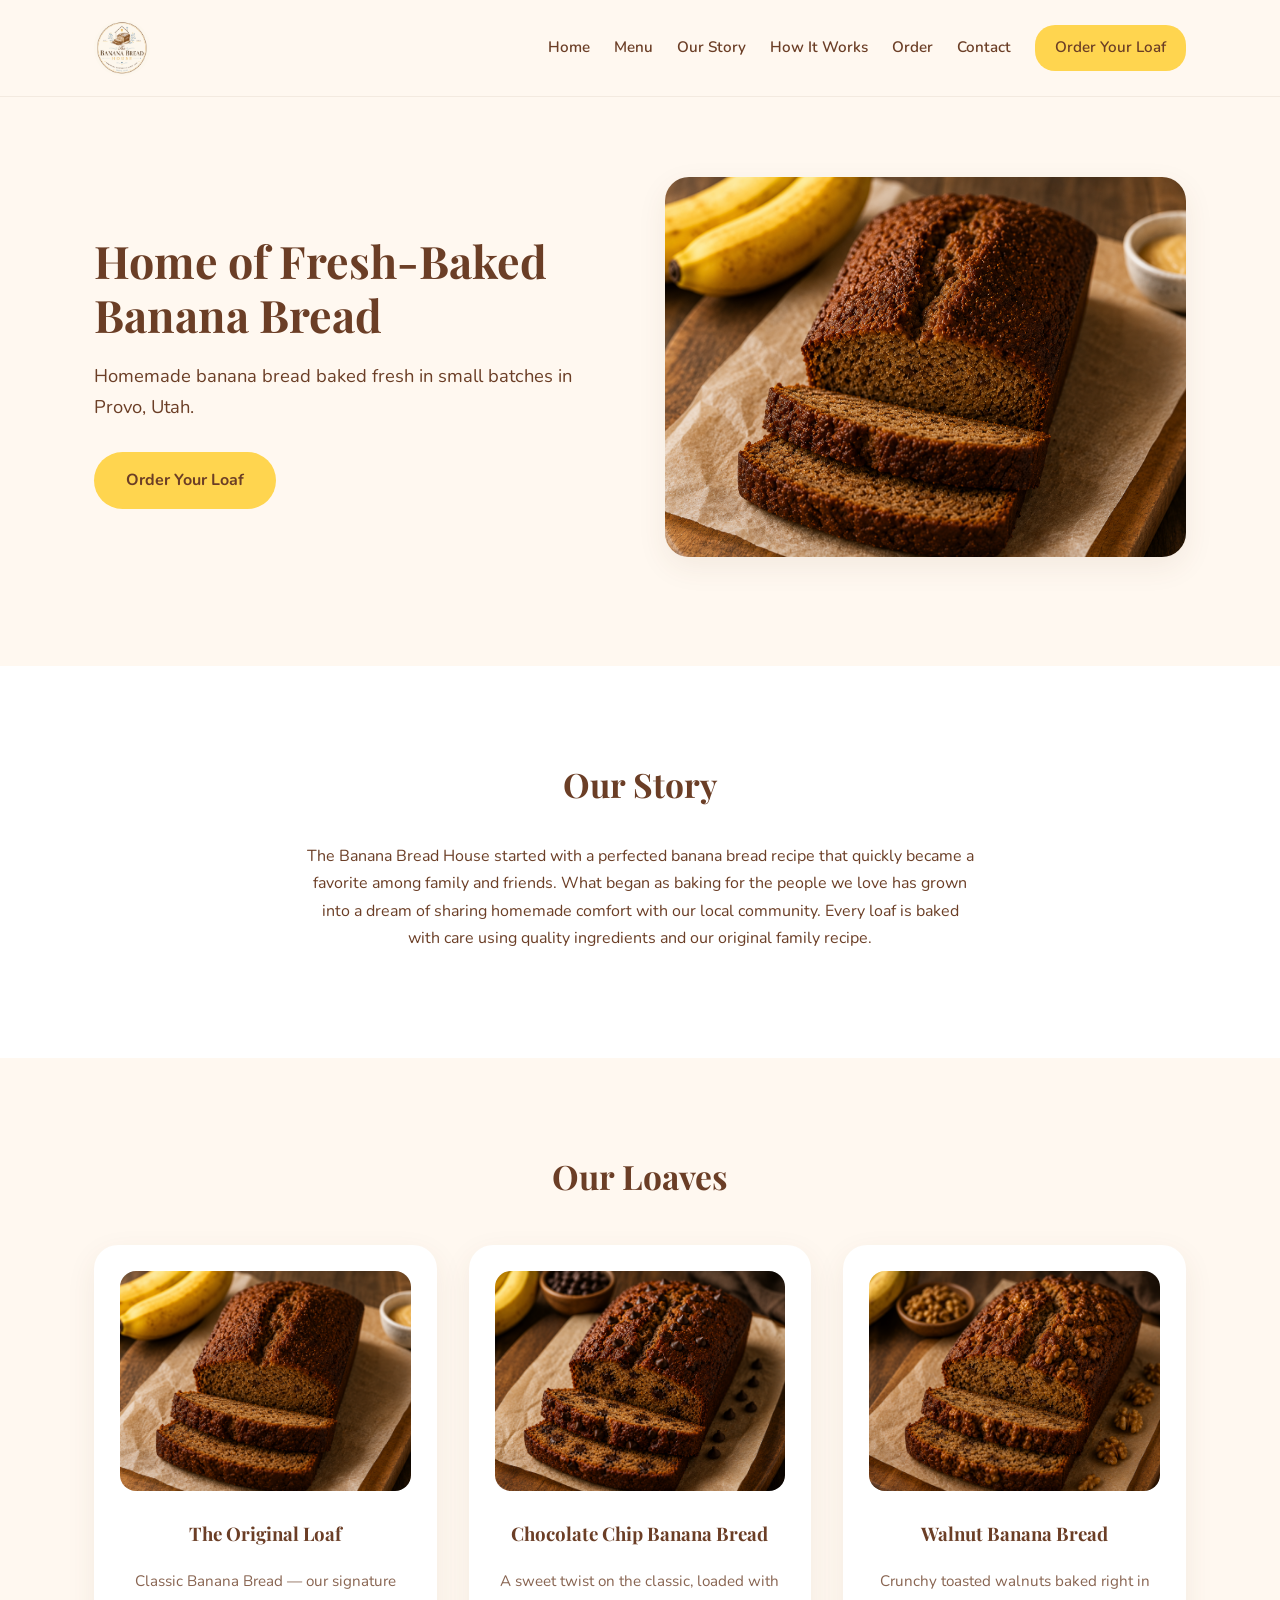
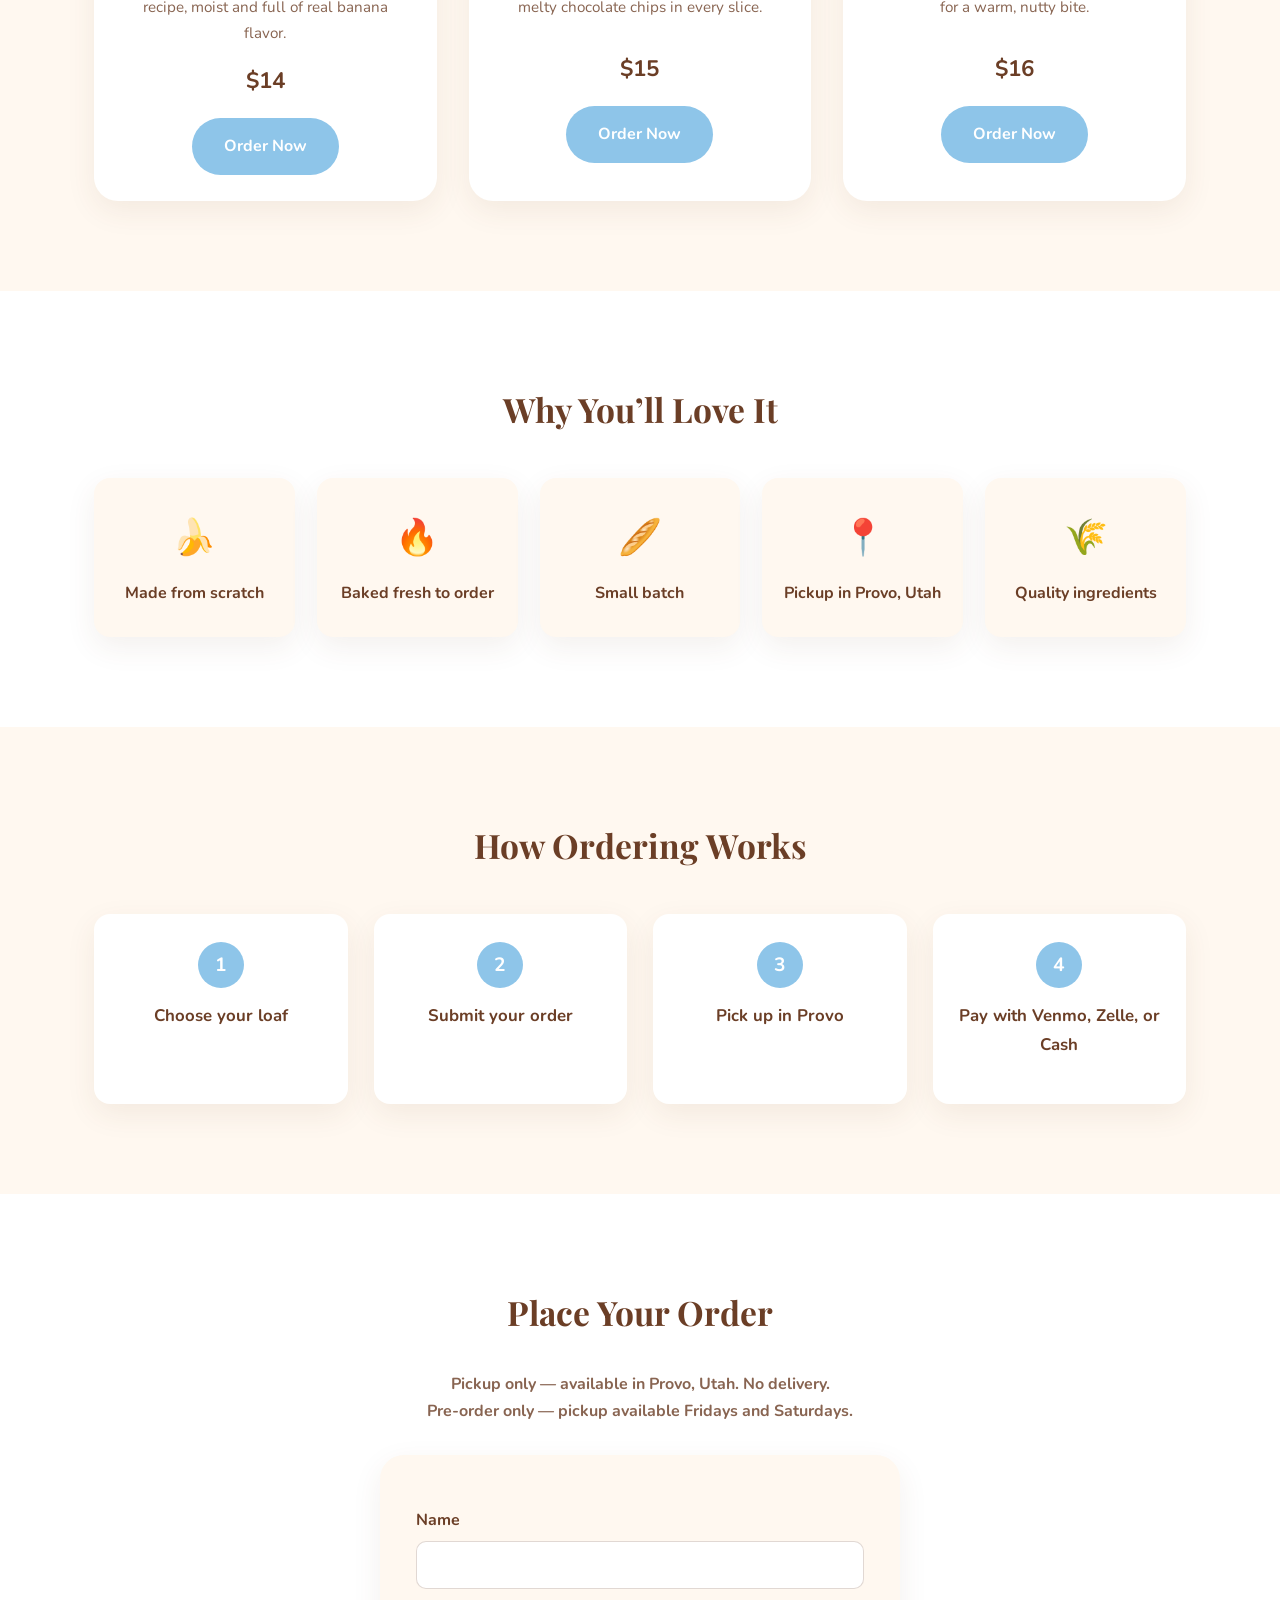
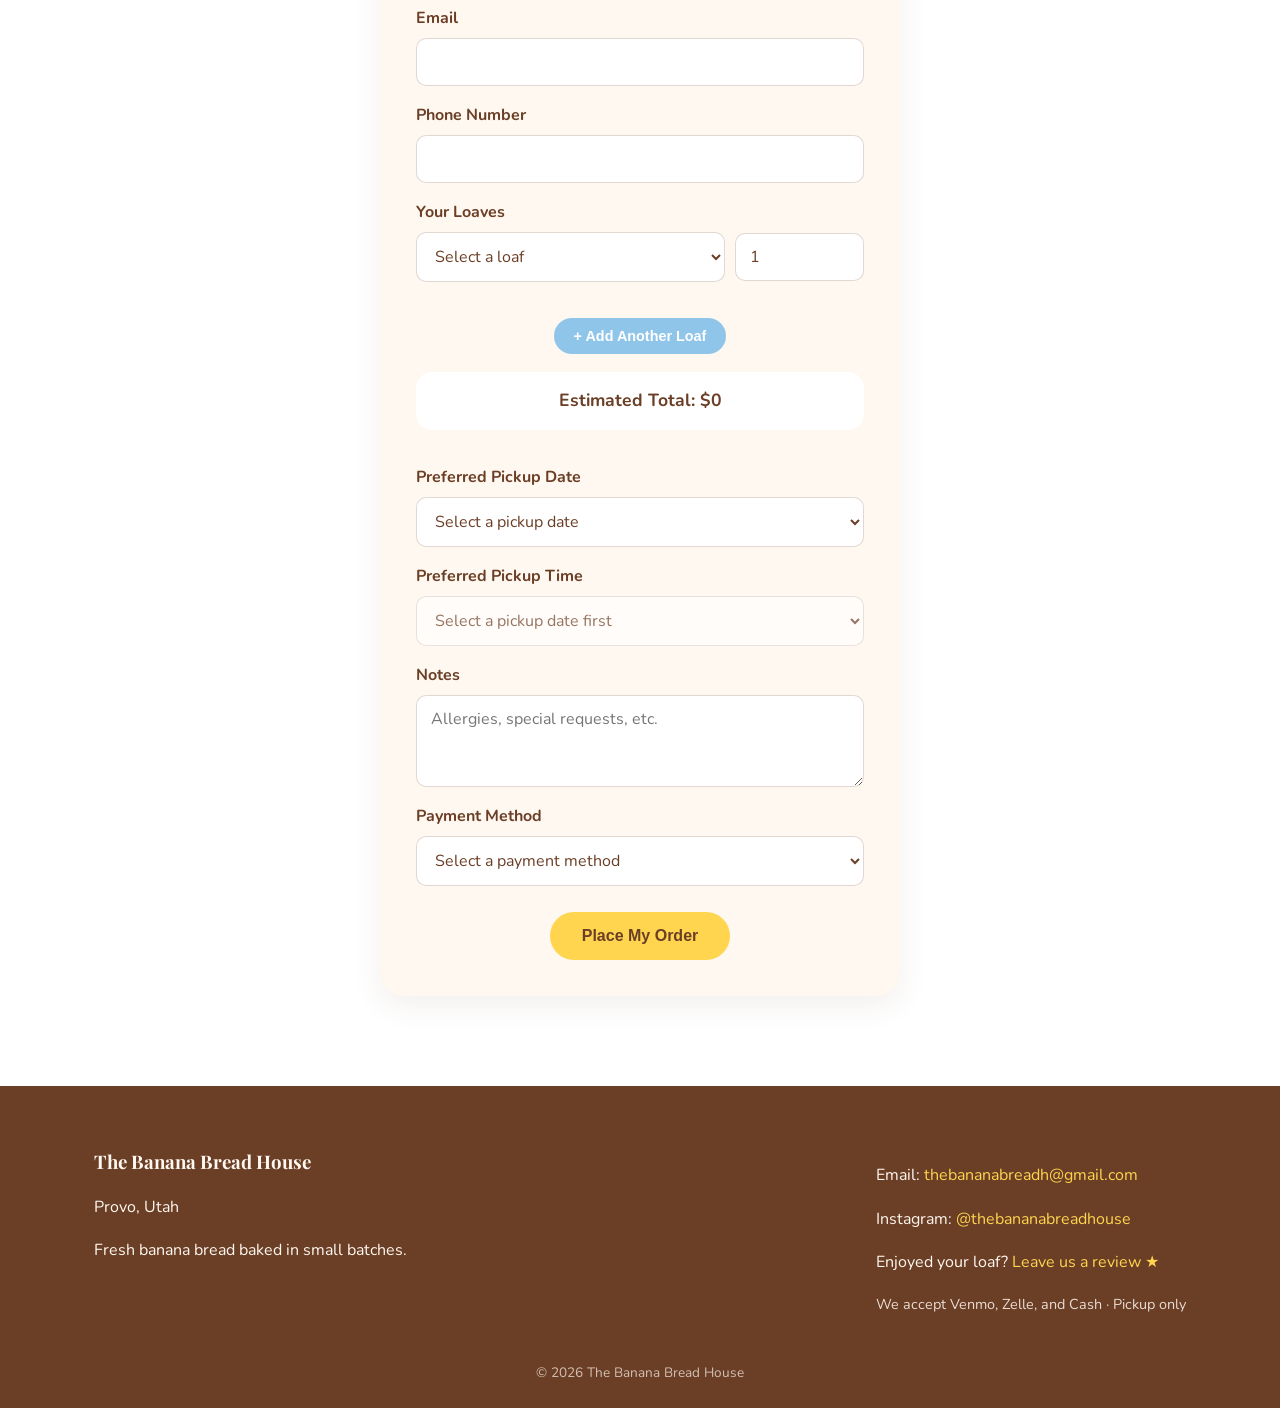
<file: index.html>
<!DOCTYPE html>
<html lang="en">
<head>
<meta charset="UTF-8">
<meta name="viewport" content="width=device-width, initial-scale=1.0">
<title>The Banana Bread House | Fresh-Baked Banana Bread in Provo, Utah</title>
<meta name="description" content="Homemade banana bread baked fresh in small batches in Provo, Utah. Order The Original Loaf, Chocolate Chip, or Walnut Banana Bread for pickup.">
<link rel="stylesheet" href="css/style.css">
<link rel="preconnect" href="https://fonts.googleapis.com">
<link href="https://fonts.googleapis.com/css2?family=Playfair+Display:wght@600;700&family=Nunito:wght@400;600;700&display=swap" rel="stylesheet">
<!-- FAVICON: replace images/logo.png to change the browser tab icon -->
<link rel="icon" type="image/png" href="images/logo.png">
</head>
<body>

<!-- ====== HEADER / NAV ====== -->
<header class="site-header">
  <div class="container nav-wrap">
    <!-- LOGO: to swap, replace images/logo.png with a new file of the same name -->
    <a href="#home" class="logo">
      <img src="images/logo.png" alt="The Banana Bread House logo" class="logo-img">
    </a>

    <button class="nav-toggle" id="nav-toggle" aria-label="Toggle menu">&#9776;</button>

    <nav class="main-nav" id="main-nav">
      <a href="#home">Home</a>
      <a href="#menu">Menu</a>
      <a href="#story">Our Story</a>
      <a href="#how">How It Works</a>
      <a href="#order">Order</a>
      <a href="#contact">Contact</a>
      <a href="#order" class="nav-cta">Order Your Loaf</a>
    </nav>
  </div>
</header>

<!-- ====== HERO ====== -->
<section id="home" class="hero">
  <div class="container hero-inner">
    <div class="hero-text">
      <h1>Home of Fresh-Baked Banana Bread</h1>
      <p class="hero-subtext">Homemade banana bread baked fresh in small batches in Provo, Utah.</p>
      <a href="#order" class="btn btn-primary">Order Your Loaf</a>
    </div>
    <div class="hero-image">
      <!-- To swap this photo later, replace images/hero-loaf.png with a new file of the same name -->
      <img src="images/hero-loaf.png" alt="Fresh-baked banana bread loaf" class="hero-img">
    </div>
  </div>
</section>

<!-- ====== OUR STORY ====== -->
<section id="story" class="story">
  <div class="container story-inner">
    <h2>Our Story</h2>
    <!-- EDIT TEXT: update this paragraph any time -->
    <p>
      The Banana Bread House started with a perfected banana bread recipe that quickly became a
      favorite among family and friends. What began as baking for the people we love has grown
      into a dream of sharing homemade comfort with our local community. Every loaf is baked with
      care using quality ingredients and our original family recipe.
    </p>
  </div>
</section>

<!-- ====== MENU / OUR LOAVES ====== -->
<section id="menu" class="menu">
  <div class="container">
    <h2>Our Loaves</h2>
    <div class="menu-grid">

      <!-- Product Card 1 -->
      <div class="product-card">
        <!-- To swap this photo later, replace images/original-loaf.png with a new file of the same name -->
        <img src="images/original-loaf.png" alt="The Original Loaf - Classic Banana Bread" class="product-img">
        <h3>The Original Loaf</h3>
        <p class="product-desc">Classic Banana Bread &mdash; our signature recipe, moist and full of real banana flavor.</p>
        <!-- PRICE: also update PRICES in js/script.js so the order total stays correct -->
        <p class="product-price">$14</p>
        <a href="#order" class="btn btn-secondary">Order Now</a>
      </div>

      <!-- Product Card 2 -->
      <div class="product-card">
        <!-- To swap this photo later, replace images/chocolate-chip-loaf.png with a new file of the same name -->
        <img src="images/chocolate-chip-loaf.png" alt="Chocolate Chip Banana Bread" class="product-img">
        <h3>Chocolate Chip Banana Bread</h3>
        <p class="product-desc">A sweet twist on the classic, loaded with melty chocolate chips in every slice.</p>
        <!-- PRICE: also update PRICES in js/script.js so the order total stays correct -->
        <p class="product-price">$15</p>
        <a href="#order" class="btn btn-secondary">Order Now</a>
      </div>

      <!-- Product Card 3 -->
      <div class="product-card">
        <!-- To swap this photo later, replace images/walnut-loaf.png with a new file of the same name -->
        <img src="images/walnut-loaf.png" alt="Walnut Banana Bread" class="product-img">
        <h3>Walnut Banana Bread</h3>
        <p class="product-desc">Crunchy toasted walnuts baked right in for a warm, nutty bite.</p>
        <!-- PRICE: also update PRICES in js/script.js so the order total stays correct -->
        <p class="product-price">$16</p>
        <a href="#order" class="btn btn-secondary">Order Now</a>
      </div>

    </div>
  </div>
</section>

<!-- ====== WHY YOU'LL LOVE IT ====== -->
<section id="why" class="why">
  <div class="container">
    <h2>Why You&rsquo;ll Love It</h2>
    <div class="why-grid">
      <div class="why-card">
        <span class="why-icon">🍌</span>
        <p>Made from scratch</p>
      </div>
      <div class="why-card">
        <span class="why-icon">🔥</span>
        <p>Baked fresh to order</p>
      </div>
      <div class="why-card">
        <span class="why-icon">🥖</span>
        <p>Small batch</p>
      </div>
      <div class="why-card">
        <span class="why-icon">📍</span>
        <p>Pickup in Provo, Utah</p>
      </div>
      <div class="why-card">
        <span class="why-icon">🌾</span>
        <p>Quality ingredients</p>
      </div>
    </div>
  </div>
</section>

<!-- ====== HOW ORDERING WORKS ====== -->
<section id="how" class="how">
  <div class="container">
    <h2>How Ordering Works</h2>
    <div class="steps-grid">
      <div class="step">
        <div class="step-number">1</div>
        <h3>Choose your loaf</h3>
      </div>
      <div class="step">
        <div class="step-number">2</div>
        <h3>Submit your order</h3>
      </div>
      <div class="step">
        <div class="step-number">3</div>
        <h3>Pick up in Provo</h3>
      </div>
      <div class="step">
        <div class="step-number">4</div>
        <h3>Pay with Venmo, Zelle, or Cash</h3>
      </div>
    </div>
  </div>
</section>

<!-- ====== ORDER FORM ====== -->
<section id="order" class="order">
  <div class="container">
    <h2>Place Your Order</h2>
    <!-- EDIT: change pickup days/note here if your schedule ever changes -->
    <p class="order-note">Pickup only &mdash; available in Provo, Utah. No delivery.<br>Pre-order only &mdash; pickup available Fridays and Saturdays.</p>

    <!--
      FORM SETUP NOTES:
      - This form currently shows an on-page confirmation message via js/script.js
        but does NOT send the data anywhere yet.
      - To receive orders by email or in a Google Sheet, see README.md for
        free setup options (Formspree, Netlify Forms, or Google Sheets).
    -->
    <!-- Connected to Formspree: submissions email to thebananabreadh@gmail.com -->
    <form id="order-form" class="order-form" action="https://formspree.io/f/xdarzqwq" method="POST" novalidate>

      <label for="name">Name</label>
      <input type="text" id="name" name="name" required>

      <label for="email">Email</label>
      <input type="email" id="email" name="email" required>

      <label for="phone">Phone Number</label>
      <input type="tel" id="phone" name="phone" required>

      <!--
        ORDER ITEMS: lets a customer order more than one type of loaf at
        different quantities in a single order. js/script.js adds/removes
        rows, renames the select/input fields (product_1, quantity_1,
        product_2, quantity_2, etc.) so every item reaches Formspree, and
        recalculates the live total below using the PRICES map in script.js.
      -->
      <label>Your Loaves</label>
      <div id="order-items">
        <div class="order-item">
          <select name="product_1" class="item-product" required>
            <option value="" disabled selected>Select a loaf</option>
            <option value="The Original Loaf">The Original Loaf - $14</option>
            <option value="Chocolate Chip Banana Bread">Chocolate Chip Banana Bread - $15</option>
            <option value="Walnut Banana Bread">Walnut Banana Bread - $16</option>
          </select>
          <input type="number" name="quantity_1" class="item-quantity" min="1" value="1" required>
          <button type="button" class="remove-item-btn" hidden>&times;</button>
        </div>
      </div>
      <button type="button" id="add-item-btn" class="btn btn-secondary add-item-btn">+ Add Another Loaf</button>

      <!-- ORDER TOTAL: auto-calculated in js/script.js from PRICES x quantities -->
      <p class="order-total">Estimated Total: <span id="order-total-amount">$0</span></p>

      <label for="pickup-date">Preferred Pickup Date</label>
      <!--
        Pickup days/dates are generated in js/script.js (see PICKUP_SCHEDULE)
        rather than hardcoded, so the list of upcoming Fridays/Saturdays
        stays current automatically.
      -->
      <select id="pickup-date" name="pickup-date" required>
        <option value="" disabled selected>Select a pickup date</option>
      </select>

      <label for="pickup-time">Preferred Pickup Time</label>
      <!-- Options change based on the selected date's day of week; see PICKUP_SCHEDULE in js/script.js -->
      <select id="pickup-time" name="pickup-time" required disabled>
        <option value="" disabled selected>Select a pickup date first</option>
      </select>

      <label for="notes">Notes</label>
      <textarea id="notes" name="notes" rows="3" placeholder="Allergies, special requests, etc."></textarea>

      <label for="payment-method">Payment Method</label>
      <select id="payment-method" name="payment-method" required>
        <option value="" disabled selected>Select a payment method</option>
        <option value="Venmo">Venmo</option>
        <option value="Zelle">Zelle</option>
        <option value="Cash">Cash</option>
      </select>

      <!-- VENMO QR: shown only when "Venmo" is selected above. Regenerate images/venmo-qr.png if your Venmo handle ever changes. -->
      <div id="venmo-qr-block" class="venmo-qr-block" hidden>
        <img src="images/venmo-qr.png" alt="Venmo QR code for Danielle Paje" class="venmo-qr-img">
        <p>Scan with the Venmo app to pay <strong>@Danielle-Paje</strong></p>
      </div>

      <button type="submit" class="btn btn-primary">Place My Order</button>

      <p id="form-confirmation" class="form-confirmation" hidden>
        Thank you! Your order has been received. We&rsquo;ll be in touch to confirm pickup details.
      </p>
    </form>
  </div>
</section>

<!-- ====== FOOTER / CONTACT ====== -->
<footer id="contact" class="site-footer">
  <div class="container footer-inner">
    <div class="footer-brand">
      <h3>The Banana Bread House</h3>
      <p>Provo, Utah</p>
      <p>Fresh banana bread baked in small batches.</p>
    </div>
    <div class="footer-contact">
      <!-- EDIT: replace with your real contact info -->
      <p>Email: <a href="mailto:thebananabreadh@gmail.com">thebananabreadh@gmail.com</a></p>
      <p>Instagram: <a href="https://instagram.com/thebananabreadhouse" target="_blank" rel="noopener">@thebananabreadhouse</a></p>
      <p>Enjoyed your loaf? <a href="review.html">Leave us a review &starf;</a></p>
      <p class="footer-payments">We accept Venmo, Zelle, and Cash &middot; Pickup only</p>
    </div>
  </div>
  <p class="footer-copy">&copy; <span id="year"></span> The Banana Bread House</p>
</footer>

<script src="js/script.js"></script>
</body>
</html>
</file>
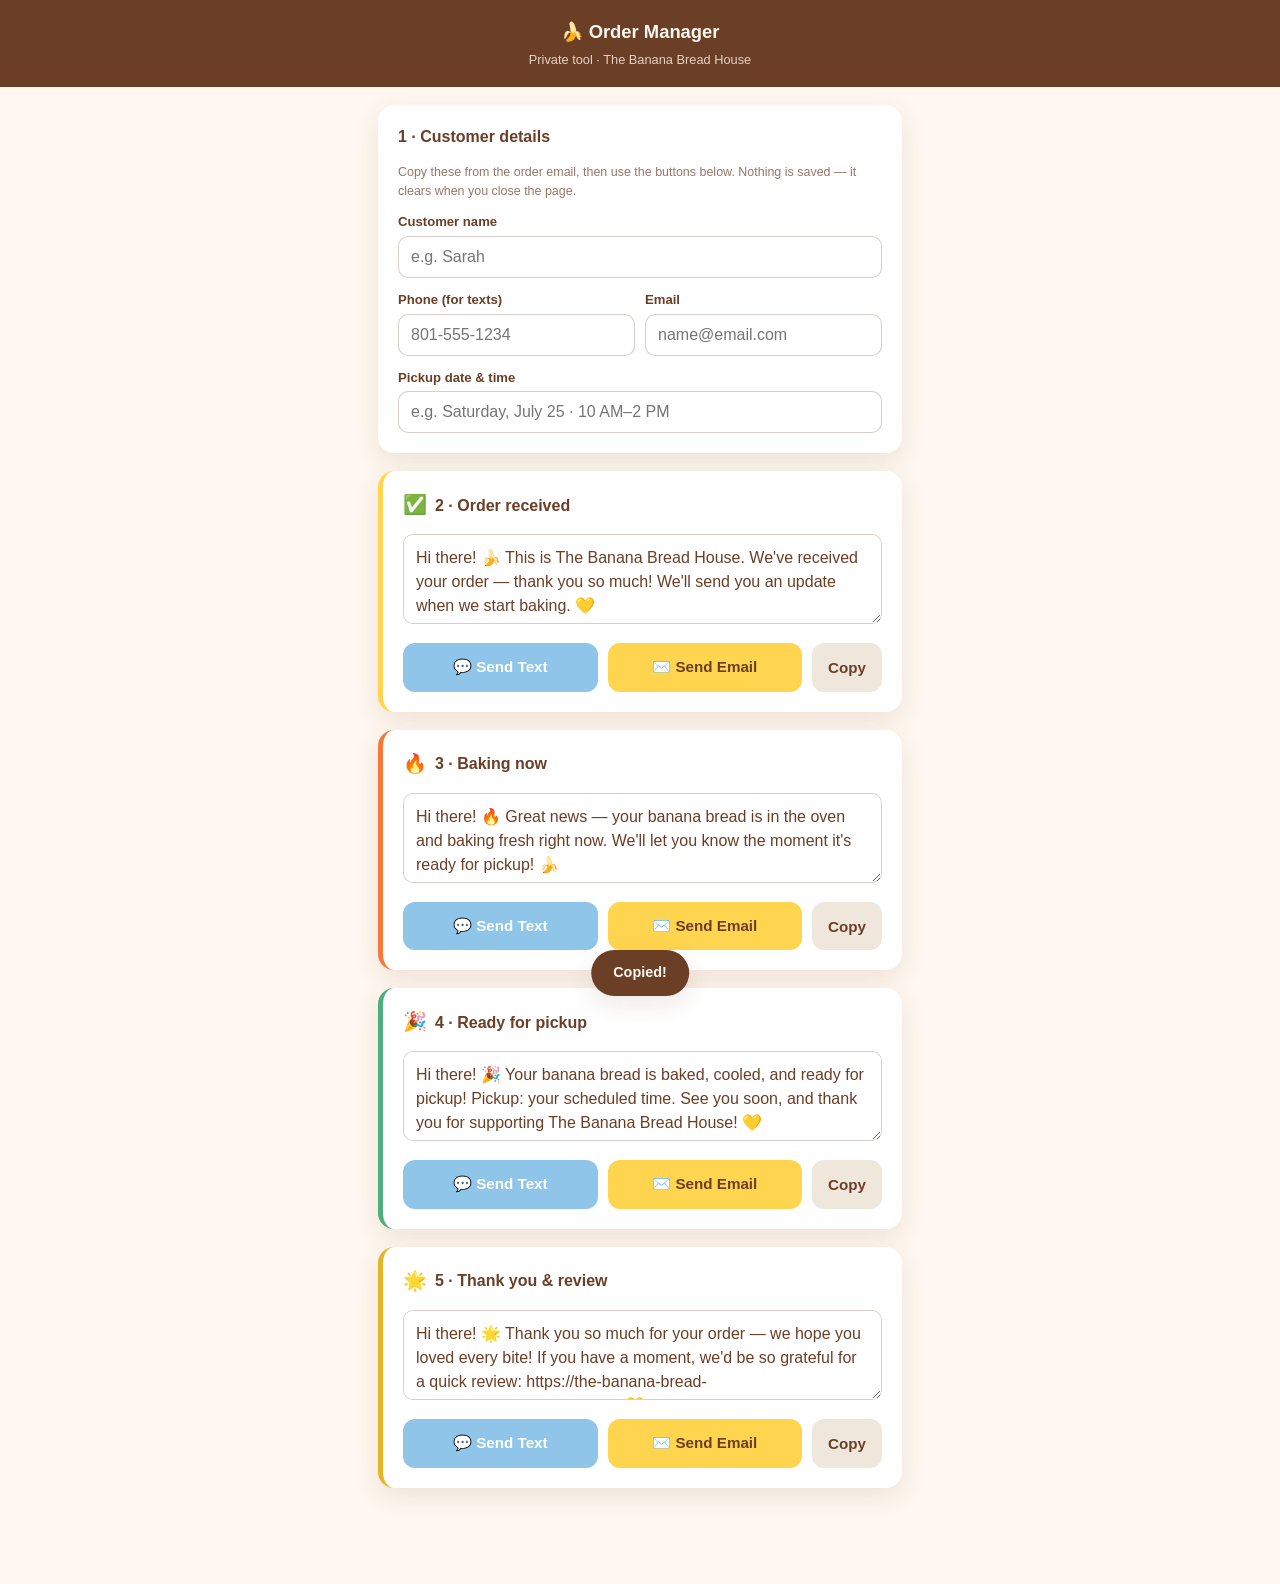
<file: order-manager.html>
<!DOCTYPE html>
<html lang="en">
<head>
<meta charset="UTF-8">
<meta name="viewport" content="width=device-width, initial-scale=1.0">
<title>Order Manager · The Banana Bread House</title>
<meta name="robots" content="noindex, nofollow">
<link rel="icon" type="image/png" href="images/logo.png">
<style>
  :root {
    --yellow: #FFD54F;
    --brown: #6B3E26;
    --cream: #FFF8F0;
    --blue: #8EC5E9;
    --green: #4CAF7D;
    --radius: 16px;
    --shadow: 0 8px 24px rgba(107, 62, 38, 0.12);
  }
  * { box-sizing: border-box; }
  body {
    margin: 0;
    font-family: -apple-system, BlinkMacSystemFont, 'Segoe UI', Roboto, sans-serif;
    background: var(--cream);
    color: var(--brown);
    line-height: 1.5;
    padding-bottom: 60px;
  }
  header {
    background: var(--brown);
    color: var(--cream);
    padding: 18px 20px;
    text-align: center;
    position: sticky;
    top: 0;
    z-index: 10;
  }
  header h1 { margin: 0; font-size: 1.15rem; }
  header p { margin: 4px 0 0; font-size: 0.8rem; opacity: 0.8; }
  .wrap { max-width: 560px; margin: 0 auto; padding: 18px; }
  .card {
    background: #fff;
    border-radius: var(--radius);
    padding: 20px;
    box-shadow: var(--shadow);
    margin-bottom: 18px;
  }
  .card h2 {
    margin: 0 0 14px;
    font-size: 1rem;
    display: flex;
    align-items: center;
    gap: 8px;
  }
  label { display: block; font-weight: 700; font-size: 0.82rem; margin: 12px 0 4px; }
  input, textarea {
    width: 100%;
    padding: 11px 12px;
    border: 1px solid rgba(107, 62, 38, 0.25);
    border-radius: 10px;
    font-size: 1rem;
    font-family: inherit;
    color: var(--brown);
    background: #fff;
  }
  input:focus, textarea:focus { outline: 2px solid var(--blue); }
  textarea { resize: vertical; min-height: 90px; line-height: 1.5; }
  .row { display: flex; gap: 10px; }
  .row > div { flex: 1; }
  .stage {
    border-left: 5px solid var(--yellow);
  }
  .stage.baking { border-left-color: #F5793B; }
  .stage.ready { border-left-color: var(--green); }
  .stage.review { border-left-color: #E4B429; }
  .stage .emoji { font-size: 1.2rem; }
  .btn-row { display: flex; gap: 10px; margin-top: 12px; flex-wrap: wrap; }
  .btn {
    flex: 1;
    min-width: 120px;
    text-align: center;
    padding: 13px 10px;
    border-radius: 12px;
    font-weight: 700;
    font-size: 0.95rem;
    text-decoration: none;
    border: none;
    cursor: pointer;
    display: inline-flex;
    align-items: center;
    justify-content: center;
    gap: 6px;
  }
  .btn-text { background: var(--blue); color: #fff; }
  .btn-email { background: var(--yellow); color: var(--brown); }
  .btn-copy { background: #efe7dc; color: var(--brown); flex: 0 0 auto; min-width: 0; padding: 13px 16px; }
  .btn:active { transform: scale(0.98); }
  .hint { font-size: 0.78rem; opacity: 0.7; margin: 10px 0 0; }
  .toast {
    position: fixed;
    bottom: 24px;
    left: 50%;
    transform: translateX(-50%) translateY(120px);
    background: var(--brown);
    color: var(--cream);
    padding: 12px 22px;
    border-radius: 30px;
    font-weight: 700;
    font-size: 0.9rem;
    transition: transform 0.25s ease;
    z-index: 50;
    box-shadow: var(--shadow);
  }
  .toast.show { transform: translateX(-50%) translateY(0); }
</style>
</head>
<body>

<header>
  <h1>🍌 Order Manager</h1>
  <p>Private tool · The Banana Bread House</p>
</header>

<div class="wrap">

  <!-- Customer details -->
  <div class="card">
    <h2>1 · Customer details</h2>
    <p class="hint" style="margin-top:0">Copy these from the order email, then use the buttons below. Nothing is saved — it clears when you close the page.</p>
    <label for="name">Customer name</label>
    <input type="text" id="name" placeholder="e.g. Sarah" autocomplete="off">
    <div class="row">
      <div>
        <label for="phone">Phone (for texts)</label>
        <input type="tel" id="phone" placeholder="801-555-1234" autocomplete="off">
      </div>
      <div>
        <label for="email">Email</label>
        <input type="email" id="email" placeholder="name@email.com" autocomplete="off">
      </div>
    </div>
    <label for="pickup">Pickup date &amp; time</label>
    <input type="text" id="pickup" placeholder="e.g. Saturday, July 25 · 10 AM–2 PM" autocomplete="off">
  </div>

  <!-- Stage 1: Received -->
  <div class="card stage">
    <h2><span class="emoji">✅</span> 2 · Order received</h2>
    <textarea id="msg-received" data-stage="received"></textarea>
    <div class="btn-row">
      <a class="btn btn-text" data-send="text" data-stage="received">💬 Send Text</a>
      <a class="btn btn-email" data-send="email" data-stage="received">✉️ Send Email</a>
      <button class="btn btn-copy" data-copy="received">Copy</button>
    </div>
  </div>

  <!-- Stage 2: Baking -->
  <div class="card stage baking">
    <h2><span class="emoji">🔥</span> 3 · Baking now</h2>
    <textarea id="msg-baking" data-stage="baking"></textarea>
    <div class="btn-row">
      <a class="btn btn-text" data-send="text" data-stage="baking">💬 Send Text</a>
      <a class="btn btn-email" data-send="email" data-stage="baking">✉️ Send Email</a>
      <button class="btn btn-copy" data-copy="baking">Copy</button>
    </div>
  </div>

  <!-- Stage 3: Ready -->
  <div class="card stage ready">
    <h2><span class="emoji">🎉</span> 4 · Ready for pickup</h2>
    <textarea id="msg-ready" data-stage="ready"></textarea>
    <div class="btn-row">
      <a class="btn btn-text" data-send="text" data-stage="ready">💬 Send Text</a>
      <a class="btn btn-email" data-send="email" data-stage="ready">✉️ Send Email</a>
      <button class="btn btn-copy" data-copy="ready">Copy</button>
    </div>
  </div>

  <!-- Stage 4: Thank you + review -->
  <div class="card stage review">
    <h2><span class="emoji">🌟</span> 5 · Thank you &amp; review</h2>
    <textarea id="msg-review" data-stage="review"></textarea>
    <div class="btn-row">
      <a class="btn btn-text" data-send="text" data-stage="review">💬 Send Text</a>
      <a class="btn btn-email" data-send="email" data-stage="review">✉️ Send Email</a>
      <button class="btn btn-copy" data-copy="review">Copy</button>
    </div>
  </div>

</div>

<div class="toast" id="toast">Copied!</div>

<script>
  var nameEl = document.getElementById('name');
  var phoneEl = document.getElementById('phone');
  var emailEl = document.getElementById('email');
  var pickupEl = document.getElementById('pickup');

  // Message templates. {name} and {pickup} get filled in automatically.
  var TEMPLATES = {
    received:
      "Hi {name}! 🍌 This is The Banana Bread House. We've received your order — thank you so much! " +
      "We'll send you an update when we start baking. 💛",
    baking:
      "Hi {name}! 🔥 Great news — your banana bread is in the oven and baking fresh right now. " +
      "We'll let you know the moment it's ready for pickup! 🍌",
    ready:
      "Hi {name}! 🎉 Your banana bread is baked, cooled, and ready for pickup! " +
      "Pickup: {pickup}. See you soon, and thank you for supporting The Banana Bread House! 💛",
    review:
      "Hi {name}! 🌟 Thank you so much for your order — we hope you loved every bite! " +
      "If you have a moment, we'd be so grateful for a quick review: " +
      "https://the-banana-bread-house.netlify.app/review.html 💛"
  };

  var SUBJECTS = {
    received: "We got your order! 🍌 — The Banana Bread House",
    baking: "Your banana bread is baking! 🔥 — The Banana Bread House",
    ready: "Your banana bread is ready for pickup! 🎉 — The Banana Bread House",
    review: "Thank you from The Banana Bread House! 🌟"
  };

  var textareas = {
    received: document.getElementById('msg-received'),
    baking: document.getElementById('msg-baking'),
    ready: document.getElementById('msg-ready'),
    review: document.getElementById('msg-review')
  };

  // Tracks whether the baker manually edited a message, so we don't overwrite it.
  var edited = { received: false, baking: false, ready: false, review: false };

  function fill(tpl) {
    var name = nameEl.value.trim() || 'there';
    var pickup = pickupEl.value.trim() || 'your scheduled time';
    return tpl.replace(/\{name\}/g, name).replace(/\{pickup\}/g, pickup);
  }

  function refresh() {
    Object.keys(TEMPLATES).forEach(function (stage) {
      if (!edited[stage]) {
        textareas[stage].value = fill(TEMPLATES[stage]);
      }
    });
  }

  [nameEl, pickupEl].forEach(function (el) {
    el.addEventListener('input', refresh);
  });

  Object.keys(textareas).forEach(function (stage) {
    textareas[stage].addEventListener('input', function () { edited[stage] = true; });
  });

  function toast(text) {
    var t = document.getElementById('toast');
    t.textContent = text;
    t.classList.add('show');
    setTimeout(function () { t.classList.remove('show'); }, 1600);
  }

  // Copy buttons
  document.querySelectorAll('[data-copy]').forEach(function (btn) {
    btn.addEventListener('click', function () {
      var stage = btn.getAttribute('data-copy');
      var text = textareas[stage].value;
      if (navigator.clipboard) {
        navigator.clipboard.writeText(text).then(function () { toast('Message copied!'); });
      } else {
        textareas[stage].select();
        document.execCommand('copy');
        toast('Message copied!');
      }
    });
  });

  // Send Text / Send Email buttons
  document.querySelectorAll('[data-send]').forEach(function (btn) {
    btn.addEventListener('click', function (e) {
      var stage = btn.getAttribute('data-stage');
      var mode = btn.getAttribute('data-send');
      var body = textareas[stage].value;

      if (mode === 'text') {
        var phone = phoneEl.value.replace(/[^\d+]/g, '');
        if (!phone) { e.preventDefault(); toast('Add a phone number first'); return; }
        // iOS-friendly SMS link with prefilled body
        btn.href = 'sms:' + phone + '?&body=' + encodeURIComponent(body);
      } else {
        var email = emailEl.value.trim();
        if (!email) { e.preventDefault(); toast('Add an email first'); return; }
        btn.href = 'mailto:' + encodeURIComponent(email) +
                   '?subject=' + encodeURIComponent(SUBJECTS[stage]) +
                   '&body=' + encodeURIComponent(body);
      }
    });
  });

  refresh();
</script>

</body>
</html>
</file>
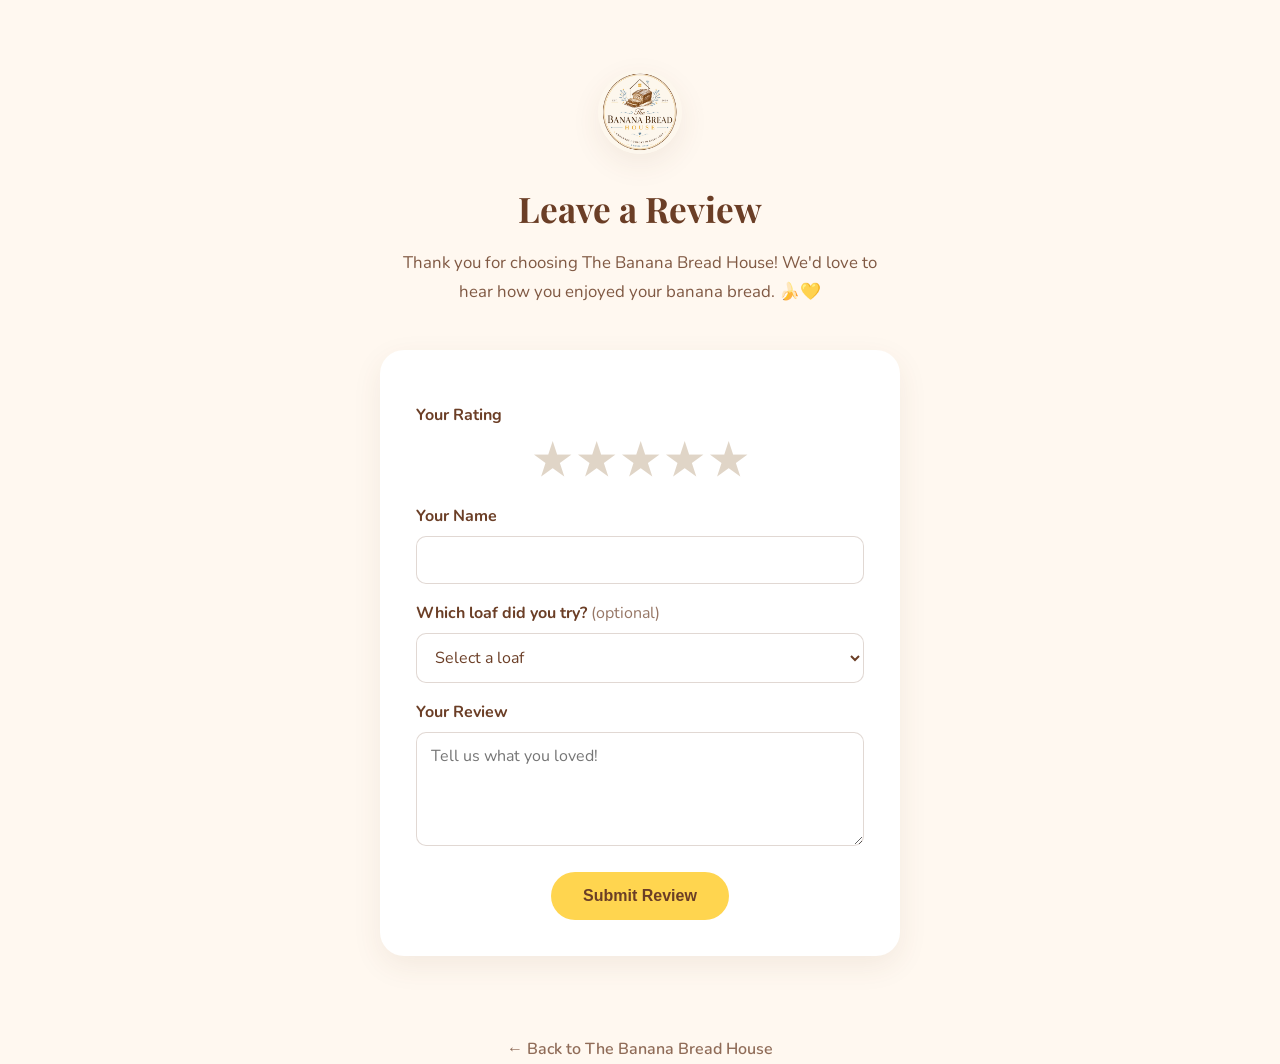
<file: review.html>
<!DOCTYPE html>
<html lang="en">
<head>
<meta charset="UTF-8">
<meta name="viewport" content="width=device-width, initial-scale=1.0">
<title>Leave a Review | The Banana Bread House</title>
<meta name="description" content="Loved your banana bread? Leave The Banana Bread House a review!">
<link rel="stylesheet" href="css/style.css">
<link rel="preconnect" href="https://fonts.googleapis.com">
<link href="https://fonts.googleapis.com/css2?family=Playfair+Display:wght@600;700&family=Nunito:wght@400;600;700&display=swap" rel="stylesheet">
<link rel="icon" type="image/png" href="images/logo.png">
<style>
  /* Page-specific tweaks for the review form */
  .review-hero {
    text-align: center;
    padding: 70px 0 20px;
  }
  .review-hero .logo-badge {
    width: 84px;
    height: 84px;
    border-radius: 50%;
    object-fit: cover;
    margin-bottom: 16px;
    box-shadow: var(--shadow-soft);
  }
  .review-hero h1 { font-size: 2.2rem; margin-bottom: 10px; }
  .review-hero p { max-width: 480px; margin: 0 auto; font-size: 1.05rem; opacity: 0.85; }

  .review-form {
    max-width: 520px;
    margin: 24px auto 80px;
    text-align: left;
    display: flex;
    flex-direction: column;
    background-color: #fff;
    padding: 36px;
    border-radius: var(--radius-lg);
    box-shadow: var(--shadow-soft);
  }
  .review-form label { font-weight: 700; margin-top: 16px; margin-bottom: 6px; }
  .review-form input,
  .review-form select,
  .review-form textarea {
    padding: 12px 14px;
    border-radius: 10px;
    border: 1px solid rgba(107, 62, 38, 0.2);
    font-family: var(--font-body);
    font-size: 1rem;
    background-color: #fff;
    color: var(--color-brown);
  }
  .review-form input:focus,
  .review-form select:focus,
  .review-form textarea:focus { outline: 2px solid var(--color-blue-accent); }

  /* Star rating */
  .stars {
    display: flex;
    flex-direction: row-reverse;
    justify-content: center;
    gap: 6px;
    margin: 6px 0 4px;
  }
  .stars input { display: none; }
  .stars label {
    font-size: 2.6rem;
    color: #e0d5c7;
    cursor: pointer;
    margin: 0;
    transition: color 0.15s ease, transform 0.1s ease;
    line-height: 1;
  }
  .stars label:hover,
  .stars label:hover ~ label,
  .stars input:checked ~ label { color: var(--color-yellow); }
  .stars label:active { transform: scale(1.2); }

  .review-form button { margin-top: 26px; align-self: center; }
  .back-link {
    display: block;
    text-align: center;
    margin-top: 18px;
    color: var(--color-brown);
    opacity: 0.75;
    font-weight: 600;
    text-decoration: none;
  }
  .back-link:hover { opacity: 1; }
  .review-confirmation {
    text-align: center;
    font-weight: 700;
    color: var(--color-brown);
    background: var(--color-cream);
    border-radius: var(--radius-md);
    padding: 18px;
    margin-top: 18px;
  }
</style>
</head>
<body>

<div class="container">
  <div class="review-hero">
    <img src="images/logo.png" alt="The Banana Bread House logo" class="logo-badge">
    <h1>Leave a Review</h1>
    <p>Thank you for choosing The Banana Bread House! We'd love to hear how you enjoyed your banana bread. 🍌💛</p>
  </div>

  <!-- Reviews are emailed to thebananabreadh@gmail.com via the same Formspree form.
       The hidden _subject field labels them "New Review" so they're easy to spot. -->
  <form id="review-form" class="review-form" action="https://formspree.io/f/xdarzqwq" method="POST" novalidate>
    <input type="hidden" name="_subject" value="⭐ New Review — The Banana Bread House">
    <input type="hidden" name="form_type" value="Review">

    <label>Your Rating</label>
    <div class="stars">
      <input type="radio" id="star5" name="rating" value="5 stars"><label for="star5" title="5 stars">★</label>
      <input type="radio" id="star4" name="rating" value="4 stars"><label for="star4" title="4 stars">★</label>
      <input type="radio" id="star3" name="rating" value="3 stars"><label for="star3" title="3 stars">★</label>
      <input type="radio" id="star2" name="rating" value="2 stars"><label for="star2" title="2 stars">★</label>
      <input type="radio" id="star1" name="rating" value="1 star"><label for="star1" title="1 star">★</label>
    </div>

    <label for="name">Your Name</label>
    <input type="text" id="name" name="name" required>

    <label for="loaf">Which loaf did you try? <span style="font-weight:400;opacity:0.7">(optional)</span></label>
    <select id="loaf" name="loaf">
      <option value="">Select a loaf</option>
      <option value="The Original Loaf">The Original Loaf</option>
      <option value="Chocolate Chip Banana Bread">Chocolate Chip Banana Bread</option>
      <option value="Walnut Banana Bread">Walnut Banana Bread</option>
      <option value="More than one!">More than one!</option>
    </select>

    <label for="review">Your Review</label>
    <textarea id="review" name="review" rows="4" placeholder="Tell us what you loved!" required></textarea>

    <button type="submit" class="btn btn-primary">Submit Review</button>

    <p id="review-confirmation" class="review-confirmation" hidden>
      Thank you so much for your review! 💛 It means the world to a small bakery like ours.
    </p>
  </form>

  <a href="index.html" class="back-link">&larr; Back to The Banana Bread House</a>
</div>

<script>
  var form = document.getElementById('review-form');
  var confirmation = document.getElementById('review-confirmation');

  form.addEventListener('submit', function (e) {
    e.preventDefault();
    if (!form.checkValidity()) { form.reportValidity(); return; }

    fetch(form.action, {
      method: 'POST',
      body: new FormData(form),
      headers: { Accept: 'application/json' }
    })
      .then(function (response) {
        if (response.ok) {
          confirmation.hidden = false;
          form.reset();
          confirmation.scrollIntoView({ behavior: 'smooth', block: 'center' });
        } else {
          alert('Something went wrong submitting your review. Please try again.');
        }
      })
      .catch(function () {
        alert('Something went wrong submitting your review. Please try again.');
      });
  });
</script>

</body>
</html>
</file>
<file: css/style.css>
/* ============================================
   THE BANANA BREAD HOUSE — STYLES
   Color palette (edit here to change site-wide colors):
   - Honey yellow:     #FFD54F
   - Chocolate brown:  #6B3E26
   - Cream/off-white:  #FFF8F0
   - Soft blue accent: #8EC5E9
   ============================================ */

:root {
  --color-yellow: #FFD54F;
  --color-brown: #6B3E26;
  --color-cream: #FFF8F0;
  --color-blue-accent: #8EC5E9;
  --font-heading: 'Playfair Display', serif;
  --font-body: 'Nunito', sans-serif;
  --radius-lg: 24px;
  --radius-md: 16px;
  --shadow-soft: 0 10px 30px rgba(107, 62, 38, 0.08);
}

* {
  box-sizing: border-box;
}

body {
  margin: 0;
  font-family: var(--font-body);
  background-color: var(--color-cream);
  color: var(--color-brown);
  line-height: 1.7;
  -webkit-font-smoothing: antialiased;
}

h1, h2, h3 {
  font-family: var(--font-heading);
  color: var(--color-brown);
  margin-top: 0;
}

h2 {
  font-size: 2.1rem;
  margin-bottom: 30px;
}

.container {
  max-width: 1140px;
  margin: 0 auto;
  padding: 0 24px;
}

section {
  padding: 90px 0;
}

/* ===== Buttons ===== */
.btn {
  display: inline-block;
  padding: 15px 32px;
  border-radius: 30px;
  font-weight: 700;
  text-decoration: none;
  cursor: pointer;
  border: none;
  font-size: 1rem;
  transition: transform 0.18s ease, box-shadow 0.18s ease;
}

.btn:hover {
  transform: translateY(-2px);
  box-shadow: var(--shadow-soft);
}

.btn-primary {
  background-color: var(--color-yellow);
  color: var(--color-brown);
}

.btn-secondary {
  background-color: var(--color-blue-accent);
  color: #fff;
}

/* ===== Header / Nav ===== */
.site-header {
  background-color: var(--color-cream);
  position: sticky;
  top: 0;
  z-index: 100;
  border-bottom: 1px solid rgba(107, 62, 38, 0.08);
}

.nav-wrap {
  display: flex;
  align-items: center;
  justify-content: space-between;
  padding: 20px 24px;
  position: relative;
}

.logo {
  font-family: var(--font-heading);
  font-size: 1.3rem;
  color: var(--color-brown);
  text-decoration: none;
  font-weight: 700;
  display: flex;
  align-items: center;
}

.logo-img {
  height: 56px;
  width: 56px;
  border-radius: 50%;
  object-fit: cover;
}

.main-nav {
  display: flex;
  align-items: center;
}

.main-nav a {
  margin-left: 24px;
  text-decoration: none;
  color: var(--color-brown);
  font-weight: 600;
  font-size: 0.95rem;
}

.main-nav a:hover {
  opacity: 0.7;
}

.nav-cta {
  background-color: var(--color-yellow);
  padding: 10px 20px;
  border-radius: 20px;
}

.nav-toggle {
  display: none;
  background: none;
  border: none;
  font-size: 1.6rem;
  color: var(--color-brown);
  cursor: pointer;
}

/* ===== Hero ===== */
.hero {
  background-color: var(--color-cream);
  padding: 80px 0 100px;
}

.hero-inner {
  display: flex;
  align-items: center;
  gap: 50px;
  flex-wrap: wrap;
}

.hero-text {
  flex: 1 1 380px;
}

.hero h1 {
  font-size: 2.8rem;
  line-height: 1.2;
  margin-bottom: 18px;
}

.hero-subtext {
  font-size: 1.15rem;
  max-width: 480px;
  margin-bottom: 30px;
}

.hero-image {
  flex: 1 1 380px;
}

.hero-img {
  width: 100%;
  height: 380px;
  object-fit: cover;
  border-radius: var(--radius-lg);
  box-shadow: var(--shadow-soft);
  background-color: #f0e6da; /* shows softly if image placeholder is missing */
}

/* ===== Our Story ===== */
.story {
  background-color: #fff;
  text-align: center;
}

.story-inner {
  max-width: 720px;
}

/* ===== Menu / Product Cards ===== */
.menu {
  background-color: var(--color-cream);
  text-align: center;
}

.menu-grid {
  display: grid;
  grid-template-columns: repeat(auto-fit, minmax(280px, 1fr));
  gap: 32px;
  margin-top: 40px;
}

.product-card {
  background-color: #fff;
  border-radius: var(--radius-lg);
  padding: 26px;
  box-shadow: var(--shadow-soft);
  transition: transform 0.18s ease;
}

.product-card:hover {
  transform: translateY(-4px);
}

.product-img {
  width: 100%;
  height: 220px;
  object-fit: cover;
  border-radius: var(--radius-md);
  margin-bottom: 18px;
  background-color: #f0e6da;
}

.product-desc {
  color: var(--color-brown);
  opacity: 0.8;
  font-size: 0.95rem;
  min-height: 66px;
}

.product-price {
  font-size: 1.4rem;
  font-weight: 700;
  color: var(--color-brown);
  margin: 8px 0 18px;
}

/* ===== Why You'll Love It ===== */
.why {
  background-color: #fff;
  text-align: center;
}

.why-grid {
  display: grid;
  grid-template-columns: repeat(auto-fit, minmax(180px, 1fr));
  gap: 22px;
  margin-top: 40px;
}

.why-card {
  background-color: var(--color-cream);
  border-radius: var(--radius-md);
  padding: 30px 16px;
  font-weight: 700;
  box-shadow: var(--shadow-soft);
}

.why-card p {
  margin: 0;
}

.why-icon {
  display: block;
  font-size: 2.2rem;
  margin-bottom: 12px;
}

/* ===== How Ordering Works ===== */
.how {
  background-color: var(--color-cream);
  text-align: center;
}

.steps-grid {
  display: grid;
  grid-template-columns: repeat(auto-fit, minmax(200px, 1fr));
  gap: 26px;
  margin-top: 40px;
}

.step {
  background-color: #fff;
  border-radius: var(--radius-md);
  padding: 28px 16px;
  box-shadow: var(--shadow-soft);
}

.step-number {
  width: 46px;
  height: 46px;
  line-height: 46px;
  border-radius: 50%;
  background-color: var(--color-blue-accent);
  color: #fff;
  font-weight: 700;
  font-size: 1.2rem;
  margin: 0 auto 14px;
}

.step h3 {
  font-size: 1.05rem;
  font-family: var(--font-body);
  font-weight: 700;
}

/* ===== Order Form ===== */
.order {
  background-color: #fff;
  text-align: center;
}

.order-note {
  font-weight: 700;
  color: var(--color-brown);
  opacity: 0.8;
}

.order-form {
  max-width: 520px;
  margin: 30px auto 0;
  text-align: left;
  display: flex;
  flex-direction: column;
  background-color: var(--color-cream);
  padding: 36px;
  border-radius: var(--radius-lg);
  box-shadow: var(--shadow-soft);
}

.order-form label {
  font-weight: 700;
  margin-top: 16px;
  margin-bottom: 6px;
}

.order-form input,
.order-form select,
.order-form textarea {
  padding: 12px 14px;
  border-radius: 10px;
  border: 1px solid rgba(107, 62, 38, 0.2);
  font-family: var(--font-body);
  font-size: 1rem;
  background-color: #fff;
  color: var(--color-brown);
}

.order-form input:focus,
.order-form select:focus,
.order-form textarea:focus {
  outline: 2px solid var(--color-blue-accent);
}

.order-form button {
  margin-top: 26px;
  align-self: center;
}

.order-item {
  display: flex;
  gap: 10px;
  align-items: center;
  margin-bottom: 10px;
}

.order-item .item-product {
  flex: 2;
}

.order-item .item-quantity {
  flex: 1;
  min-width: 70px;
}

.remove-item-btn {
  background-color: transparent;
  border: 1px solid rgba(107, 62, 38, 0.3);
  color: var(--color-brown);
  border-radius: 50%;
  width: 36px;
  height: 36px;
  font-size: 1.1rem;
  line-height: 1;
  cursor: pointer;
  flex-shrink: 0;
}

.add-item-btn {
  margin-top: 6px;
  align-self: flex-start;
  padding: 10px 20px;
  font-size: 0.9rem;
}

.order-total {
  margin-top: 18px;
  padding: 14px 18px;
  background-color: #fff;
  border-radius: var(--radius-md);
  font-weight: 700;
  font-size: 1.1rem;
  text-align: center;
}

.order-total span {
  color: var(--color-brown);
}

.venmo-qr-block {
  margin-top: 14px;
  padding: 18px;
  background-color: #fff;
  border-radius: var(--radius-md);
  text-align: center;
  box-shadow: var(--shadow-soft);
}

.venmo-qr-img {
  width: 160px;
  height: 160px;
  border-radius: var(--radius-sm, 8px);
}

.venmo-qr-block p {
  margin: 10px 0 0;
  font-weight: 600;
}

.field-hint {
  margin: 4px 0 0;
  font-size: 0.85rem;
  color: var(--color-brown);
  opacity: 0.7;
}

.form-confirmation {
  margin-top: 18px;
  font-weight: 700;
  color: var(--color-brown);
}

/* ===== Footer ===== */
.site-footer {
  background-color: var(--color-brown);
  color: var(--color-cream);
  padding: 60px 0 24px;
  text-align: center;
}

.footer-inner {
  display: flex;
  justify-content: space-between;
  gap: 30px;
  flex-wrap: wrap;
  text-align: left;
  margin-bottom: 30px;
}

.footer-brand h3 {
  color: var(--color-cream);
  margin-bottom: 6px;
}

.footer-contact a {
  color: var(--color-yellow);
  text-decoration: none;
}

.footer-payments {
  opacity: 0.85;
  font-size: 0.9rem;
}

.footer-copy {
  text-align: center;
  font-size: 0.85rem;
  opacity: 0.7;
  margin: 0;
}

/* ===== Mobile Responsiveness ===== */
@media (max-width: 800px) {
  .hero-inner {
    flex-direction: column;
  }

  .footer-inner {
    flex-direction: column;
    text-align: center;
  }
}

@media (max-width: 640px) {
  .nav-toggle {
    display: block;
  }

  .main-nav {
    display: none;
    flex-direction: column;
    align-items: flex-start;
    width: 100%;
    position: absolute;
    top: 100%;
    left: 0;
    background-color: var(--color-cream);
    padding: 16px 24px 24px;
    box-shadow: var(--shadow-soft);
  }

  .main-nav.open {
    display: flex;
  }

  .main-nav a {
    margin: 8px 0;
  }

  .nav-cta {
    margin-top: 8px;
  }

  .hero h1 {
    font-size: 2.1rem;
  }

  section {
    padding: 60px 0;
  }
}
</file>
